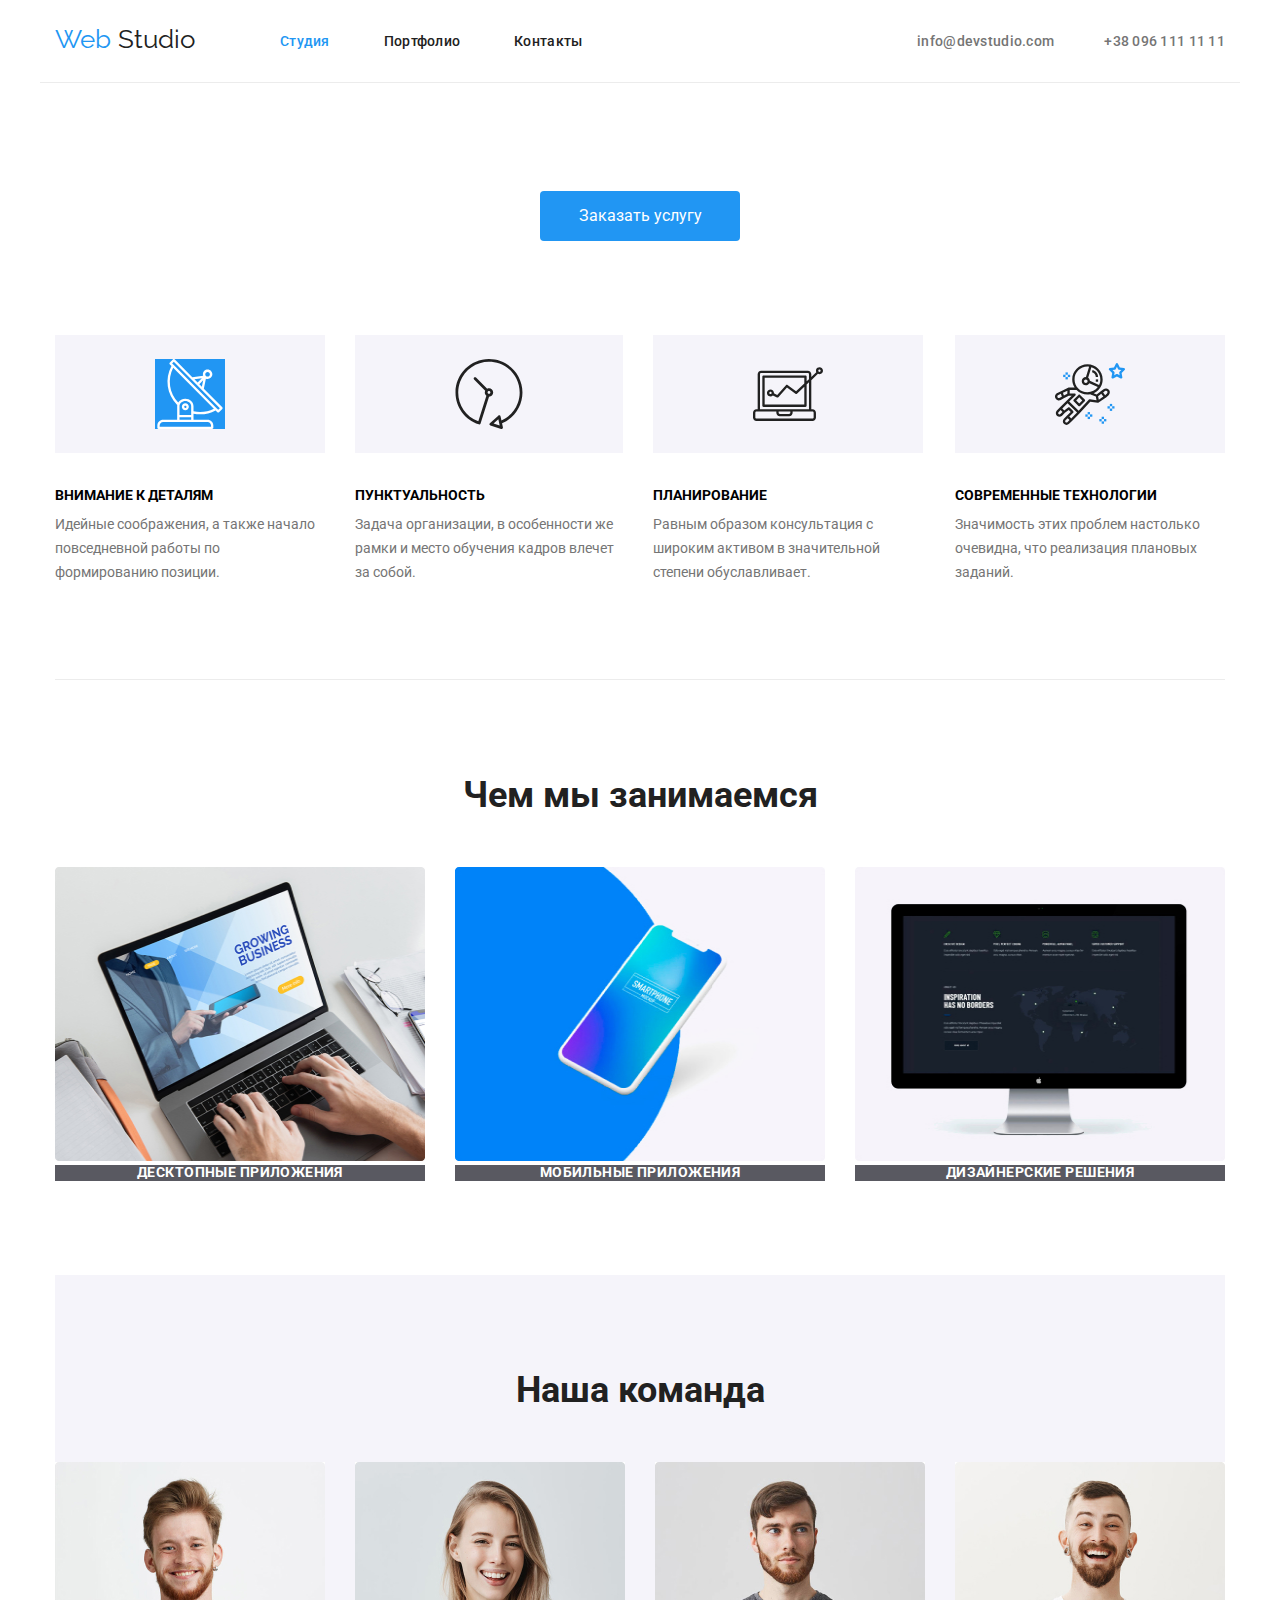
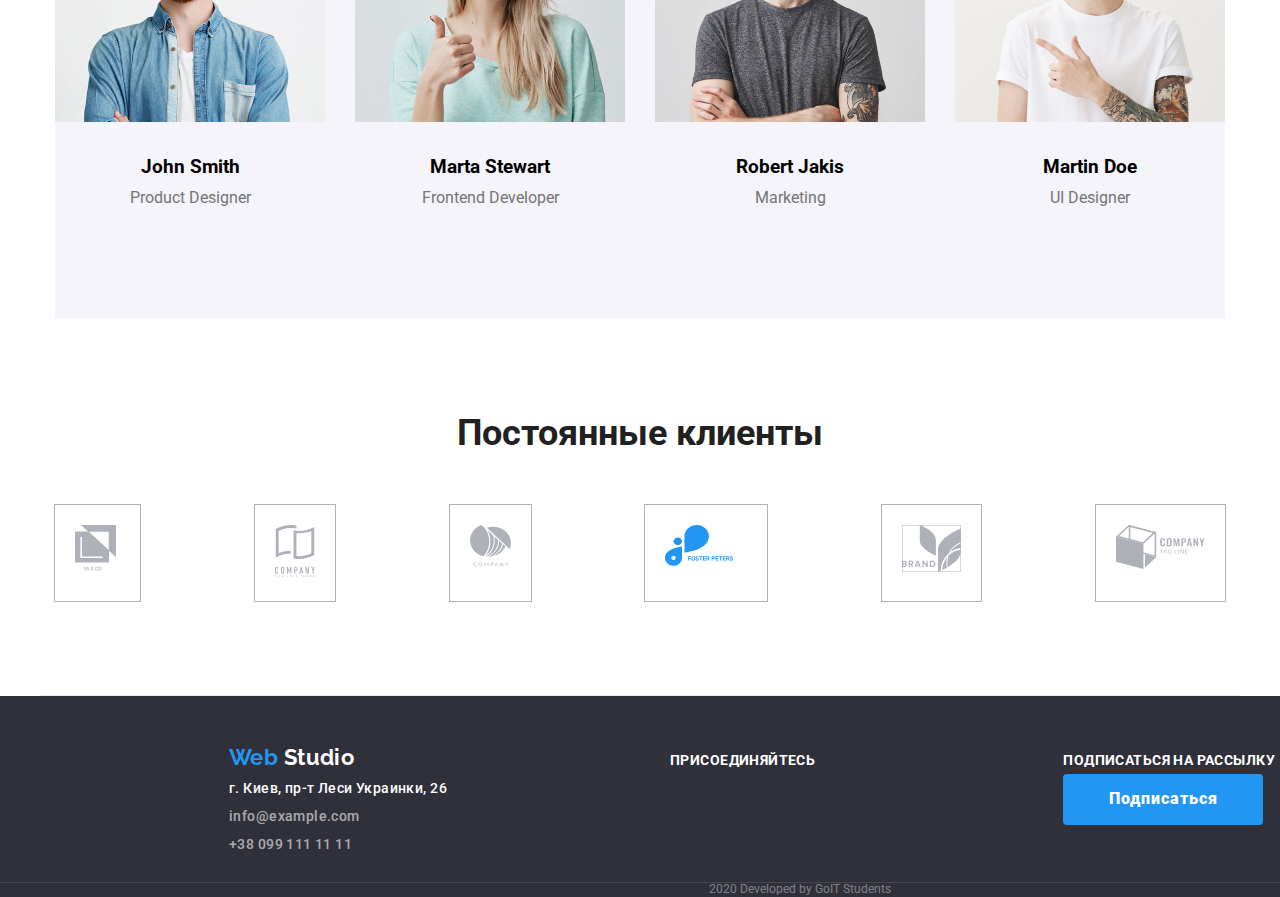
<file: index.html>
<!DOCTYPE html>
<html lang="ru">
<head>
    <meta charset="UTF-8">
    <meta name="viewport" content="width=device-width, initial-scale=1.0">
    <title>Document</title>
    <link href="https://fonts.googleapis.com/css2?family=Raleway:wght@700&family=Roboto:wght@500;700;900&display=swap" rel="stylesheet"/>
    <link
    rel="stylesheet"
    href="https://cdnjs.cloudflare.com/ajax/libs/modern-normalize/0.6.0/modern-normalize.min.css"
  />
    <link rel="stylesheet" href="./css/styles.css"/>
</head>
<body>
                                  <!-- Шапка сайта -->
    <header >
<div class="container">
    <nav>
            <a href="./index.html" class="upper-logo">
                <span class="colortext">Web</span> Studio
            </a>
          <ul class="pages">
            <li class="pages-list" ><a href="./index.html" class="current">Студия</a></li>
            <li class="pages-list"><a href="./portfolio.html" class="site-nav">Портфолио</a></li>
            <li class="pages-list"><a href="" class="site-nav">Контакты</a></li>
          </ul> 
    </nav>
   
    <address>
           
        <ul class="site-address">
            <li  ><a href="mailto:info@devstudio.com" class="address-list"  >info@devstudio.com</a></li>
            <li  ><a href="tel:+380961111111" class="address-list" >+38 096 111 11 11</a></li>
       </ul>
       
    </address>
</div>
    </header>
    
    <div class="container">
    <main>
        
                              <!-- Герой -->
    <section class="hero">
    <h1 class="hero-title">эффективные решения для вашего бизнеса</h1>
        <button type="button" class="order-button" >Заказать услугу</button>
</section>
<section class="section">
                             <!--преимущества-->
    <ul class="advantages">
        <li class="advantages-list">
            <a href="">
            <img src="./images/antenna.svg"  class="icon" alt="Внимание к деталям"/>
        </a>
            <h3 class="advantages-title">Внимание к деталям</h3>
            <p class="advantages-text">Идейные соображения, а также начало повседневной работы по формированию позиции.</p>
        </li>
        <li class="advantages-list">
            <img src="./images/clock.svg" class="icon" alt="Пунктуальность"/>
            <h3 class="advantages-title">Пунктуальность</h3>
            <p class="advantages-text">Задача организации, в особенности же рамки и место обучения кадров влечет за собой.</p>
        </li>
        <li class="advantages-list">
                <img src="./images/pc.svg" class="icon" alt="Планирование"/>
            <h3 class="advantages-title">Планирование</h3>
            <p class="advantages-text">Равным образом консультация с широким активом в значительной степени обуславливает.</p>
        </li>
        <li class="advantages-list">
                <img src="./images/astronaut.svg" class="icon" alt="Современные технологии"/>
            <h3 class="advantages-title">Современные технологии</h3>
            <p class="advantages-text">Значимость этих проблем настолько очевидна, что реализация плановых заданий.</p>
        </li>
    </ul>
</section>
<!--Продукты-->
<section class="section">
    <h2 class="section-title">Чем мы занимаемся</h2>
    <ul class="section-app">
        <li class="item">
            <a href="">
                <img src="./images/app1.jpg" alt="Десктопные приложения" width="370" height="294"/>
            </a>
            <h3 class="section-list">Десктопные приложения</h3>
        </li>
        <li class="item">
            <a href="">
                <img src="./images/app2.jpg" alt="Мобильные приложения" width="370" height="294"/>
            </a>
            <h3 class="section-list">Мобильные приложения</h3>
        </li> 
        <li class="item">
            <a href="">
                <img src="./images/app3.jpg" alt="Дизайнерские решения" width="370" height="294"/>
            </a>
            <h3 class="section-list">Дизайнерские решения</h3>
        </li>
    </ul>
</section>

<!--Комманда-->
<section class="section-team ">
    
    <h2 class="section-title">Наша команда</h2>

    <ul class="team-names ">
<li class="cards">
    
        <img src="./images/john_smith.jpg" alt="John Smith" width="270" height="260"/>
   
    <h3 class="names">John Smith</h3>
    <p class="occupation">Product Designer</p>
    <ul class="social">
        <li><a href=""  class="social-links" aria-label="Instagram"></a></li>
        <li><a href="" class="social-links" aria-label="Twitter"></a></li>
        <li><a href="" class="social-links" aria-label="Facebook"></a></li>
        <li><a href="" class="social-links" aria-label="Linkedin"></a></li>
    </ul>

</li>
<li class="cards">
    
        <img src="./images/marta_stewart.jpg" alt="Marta Stewart" width="270" height="260"/>
    
    <h3 class="names">Marta Stewart</h3>
    <p class="occupation">Frontend Developer</p>
    <ul class="social">
        <li><a href="" class="social-links" aria-label="Instagram"></a></li>
        <li><a href="" class="social-links" aria-label="Twitter"></a></li>
        <li><a href="" class="social-links" aria-label="Facebook"></a></li>
        <li><a href="" class="social-links" aria-label="Linkedin"></a></li>
    </ul>
</li>
<li class="cards">
    
        <img src="./images/robert_jakis.jpg" alt="Robert Jakis" width="270" height="260"/>
    
    <h3 class="names">Robert Jakis</h3>
    <p class="occupation">Marketing</p>
    <ul class="social">
        <li><a href="" class="social-links" aria-label="Instagram"></a></li>
        <li><a href="" class="social-links" aria-label="Twitter"></a></li>
        <li><a href="" class="social-links" aria-label="Facebook"></a></li>
        <li><a href="" class="social-links" aria-label="Linkedin"></a></li>
    </ul>
</li>
<li class="cards">
    
        <img src="./images/martin_doe.jpg" alt="Martin Doe" width="270" height="260"/>
    
    <h3 class="names">Martin Doe</h3>
    <p class="occupation">UI Designer</p>
    <ul class="social">
        <li><a href="" class="social-links" aria-label="Instagram"></a></li>
        <li><a href="" class="social-links" aria-label="Twitter"></a></li>
        <li><a href="" class="social-links" aria-label="Facebook"></a></li>
        <li><a href="" class="social-links" aria-label="Linkedin"></a></li>
    </ul>
 </li>
</ul> 
  
</section>

<!--Клиенты-->
<section class="clients">
    <h2 class="section-title">Постоянные клиенты</h2>
    <ul class="companies-list">
        <li class="section-companies">
            <a href="">
                <img src="./images/logo1.svg" alt="Ya&Co" />
            </a>   
        </li>
        <li class="section-companies">
            <a href="">
                <img src="./images/logo2.svg" alt="Company"/>
            </a>   
        </li>
        <li class="section-companies">
            <a href="">
                <img src="./images/logo3.svg" alt="Company"/>
            </a>     
        </li>
        <li class="section-companies">
            <a href="">
                <img src="./images/logo4.svg" alt="Foster Peters"/>
            </a>     
        </li>
        <li class="section-companies">
            <a href="">
                <img src="./images/logo5.svg" alt="Brand"/>
            </a>     
        </li>
        <li class="section-companies">
            <a href="">
                <img src="./images/logo6.svg" alt="Company"/>
            </a>     
        </li>
    </ul>
</section>
</div>
</main>


<!--Футер-->

<footer>
    <div class="footer-container">
<div class="footer-block">
    <a href="./index.html" class="logo">
        <span class="colortext">Web</span> Studio
    </a>
    <address >
        <ul class="address">
            <li> г. Киев, пр-т Леси Украинки, 26   <br> </li>
        
            <li> <a href="mailto:info@example.com" class="mail">info@example.com</a>  <br> </li>
            <li> <a href="tel:+380991111111" class="mail">+38 099 111 11 11</a> </li>
        </ul>
    </address> 
</div>
<div >
    <b class="join">присоединяйтесь</b>
    <ul class="social-links">
    <li><a href="" class="social-links" aria-label="Instagram"></a></li>
    <li><a href="" class="social-links" aria-label="Twitter"></a></li>
    <li><a href="" class="social-links" aria-label="Facebook"></a></li>
    <li><a href="" class="social-links" aria-label="Linkedin"></a></li>
</ul>
</div>
<div class="subscription">
    <b class="join">подписаться на рассылку</b><br>
    <button type="button" class="button-footer">Подписаться</button>
</div>
</div>   
<div >
<p class="copyright">2020  Developed by GoIT Students </p>
</div>  
 
</footer> 

</body>
</html>
</file>
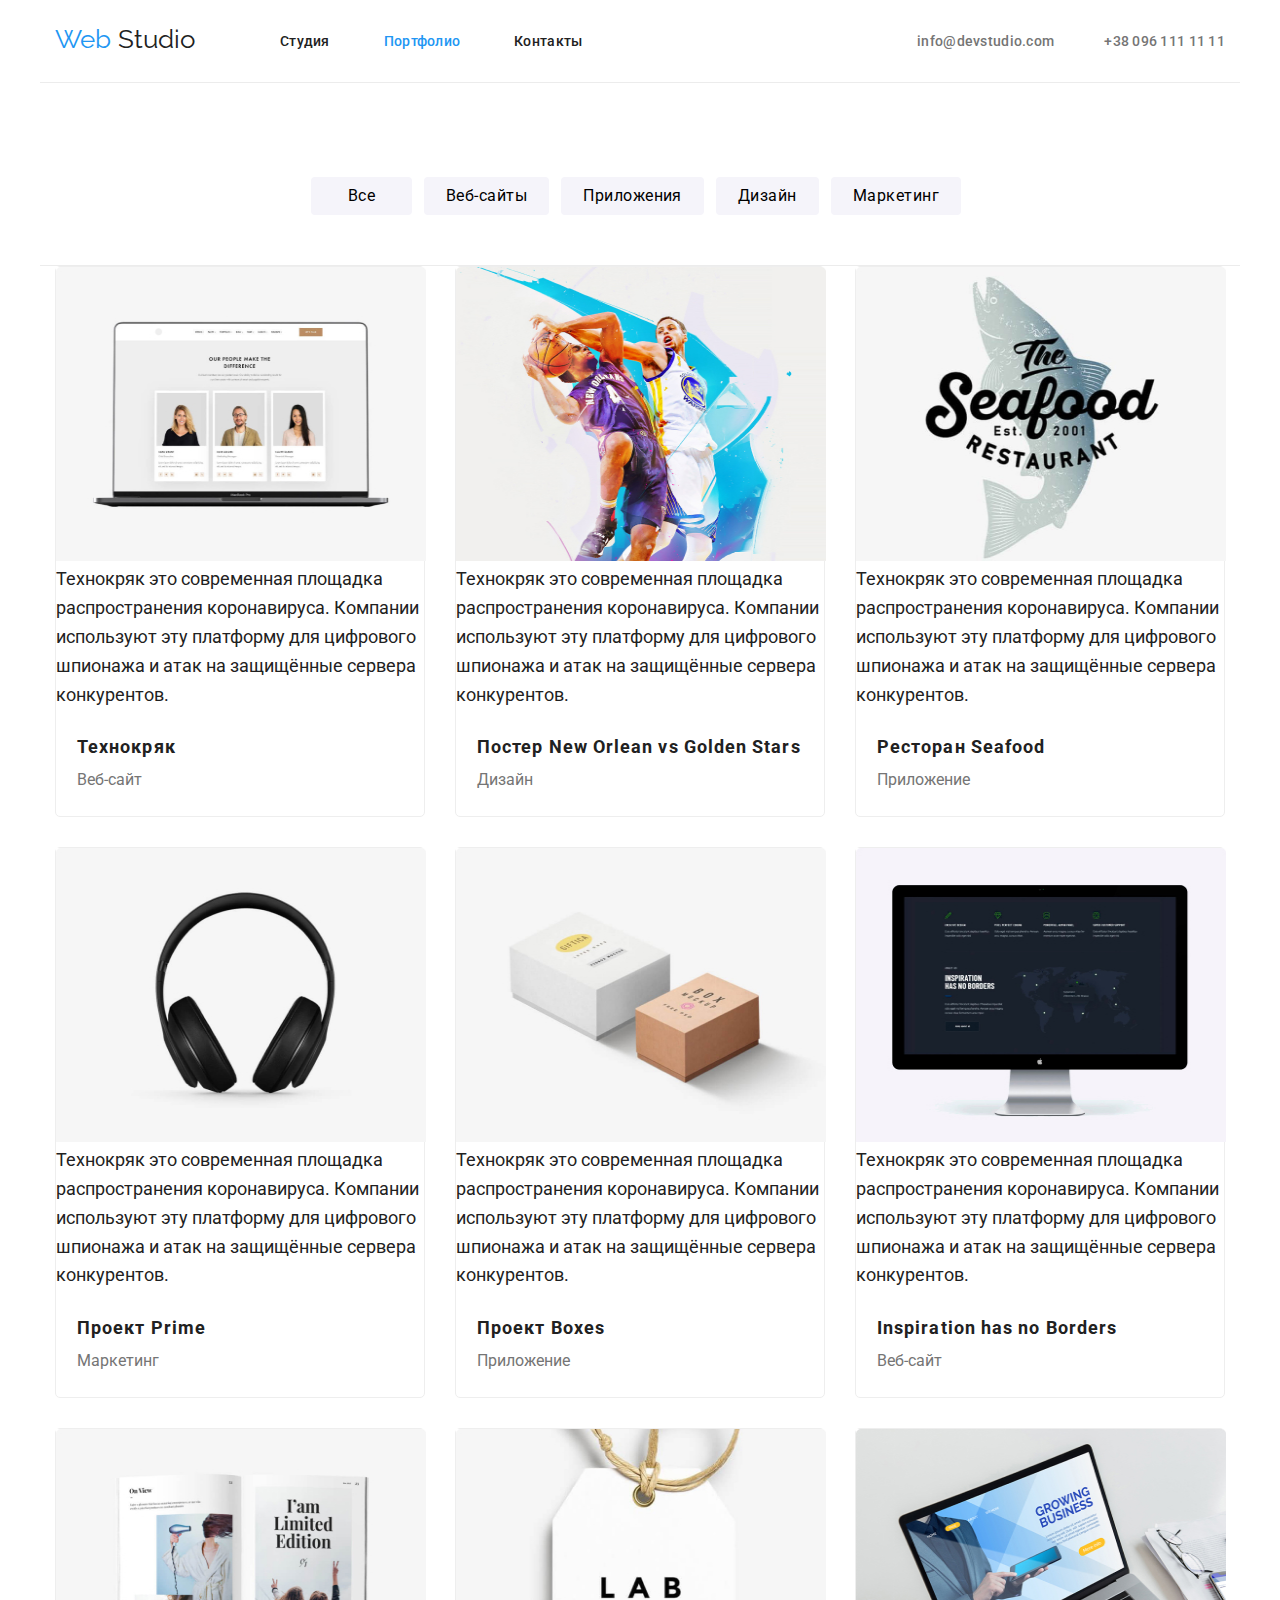
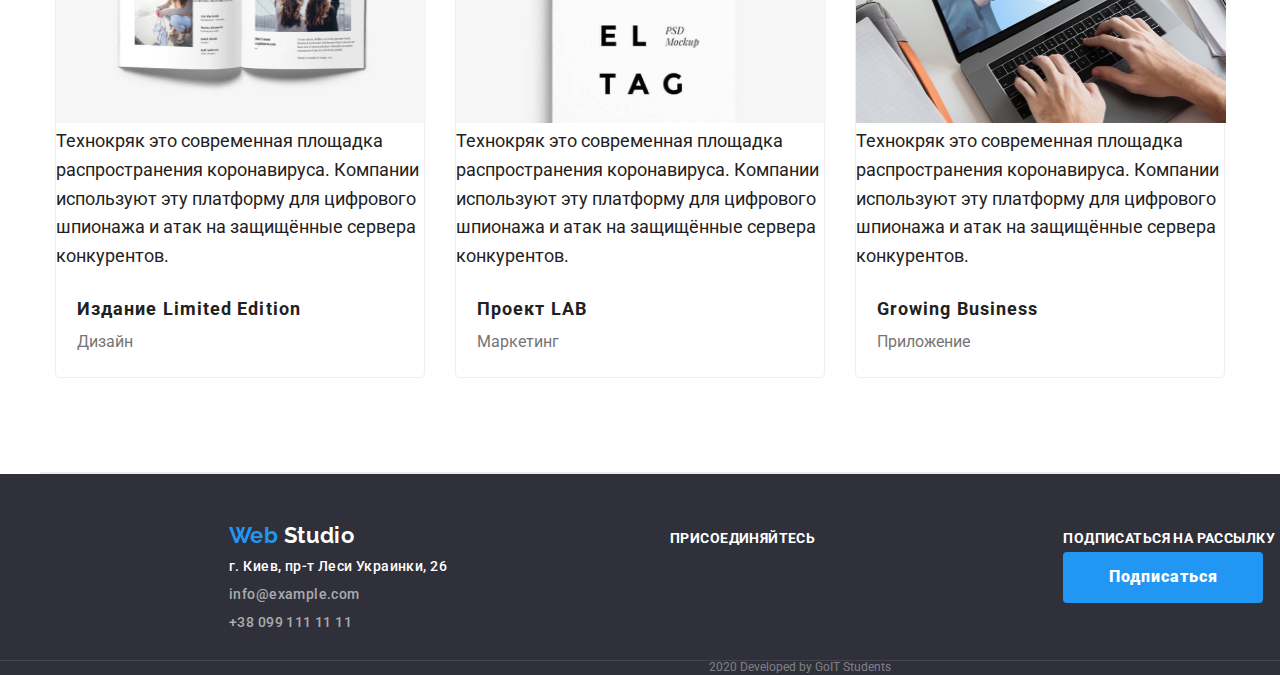
<file: portfolio.html>
<!DOCTYPE html>
<html lang="ru">
<head>
    <meta charset="UTF-8">
    <meta name="viewport" content="width=device-width, initial-scale=1.0">
    <title>Document</title>
    <link href="https://fonts.googleapis.com/css2?family=Raleway:wght@700&family=Roboto:wght@500;700;900&display=swap" rel="stylesheet">
    <link
    rel="stylesheet"
    href="https://cdnjs.cloudflare.com/ajax/libs/modern-normalize/0.6.0/modern-normalize.min.css"
  />
    <link rel="stylesheet" href="./css/styles.css">
</head>
<!-- Шапка сайта -->
<header>
    <div class="container">
        <nav>
                <a href="./index.html" class="upper-logo">
                    <span class="colortext">Web</span> Studio
                </a>
              <ul class="pages">
                <li class="pages-list" ><a href="./index.html" class="site-nav">Студия</a></li>
                <li class="pages-list"><a href="./portfolio.html" class="current">Портфолио</a></li>
                <li class="pages-list"><a href="" class="site-nav">Контакты</a></li>
              </ul> 
        </nav>
       
        <address>
               
            <ul class="site-address">
                <li class="site-address-list" ><a href="mailto:info@devstudio.com" class="address-list"  >info@devstudio.com</a></li>
                <li class="site-address-list" ><a href="tel:+380961111111" class="address-list" >+38 096 111 11 11</a></li>
           </ul>
           
        </address>
    </div>
        </header>
        
        

    <main>
        <div class="container">
            
   <ul class="buttons-list" >
       <li><button type="button" class="buttons">Все</button></li>
       <li><button type="button" class="buttons">Веб-сайты</button></li>
       <li><button type="button" class="buttons">Приложения</button></li>
       <li><button type="button" class="buttons">Дизайн</button></li>
       <li><button type="button" class="buttons">Маркетинг</button></li>
   </ul>
        </div>
   <div class="container">
   <section class="works">
       <!--h1-->
    <ul class="products container" >
        <li class="products-list">
               <a href="">
                   <img src="./images/technokryk.jpg" class="image" alt="Технокряк" width="370" height="294"/>
                   <p class="works-description">Технокряк это современная площадка распространения коронавируса. Компании используют эту платформу для цифрового шпионажа и атак на защищённые сервера конкурентов.</p>
                <div class="p">
                   <h2 class="works-projects" >Технокряк</h2>
                   <p class="works-list">Веб-сайт</p> 
                </div>
               </a>
        </li>
        <li class="products-list">
            <a href="">
                <img src="./images/poster.jpg" class="image" alt="Постер" width="370" height="294"/>
                <p class="works-description">Технокряк это современная площадка распространения коронавируса. Компании используют эту платформу для цифрового шпионажа и атак на защищённые сервера конкурентов.</p>
                <div class="p">    
                <h2 class="works-projects">Постер New Orlean vs Golden Stars</h2> 
                   <p class="works-list">Дизайн</p>
                   </div>
            </a>
        </li>
        <li class="products-list">
            <a href="">
                <img src="./images/restoran.jpg" class="image" alt="Ресторан" width="370" height="294"/>
                <p class="works-description">Технокряк это современная площадка распространения коронавируса. Компании используют эту платформу для цифрового шпионажа и атак на защищённые сервера конкурентов.</p>
                <div class="p">   
                <h2 class="works-projects">Ресторан Seafood</h2> 
                   <p class="works-list">Приложение</p>
                </div>
            </a>
        </li>
        <li class="products-list">
            <a href="">
                <img src="./images/prime.jpg" class="image" alt="Прайм" width="370" height="294"/>
                <p class="works-description">Технокряк это современная площадка распространения коронавируса. Компании используют эту платформу для цифрового шпионажа и атак на защищённые сервера конкурентов.</p>
                <div class="p">    
                <h2 class="works-projects">Проект Prime</h2> 
                   <p class="works-list">Маркетинг</p>
                   </div>
            </a>
        </li>
        <li class="products-list">
            <a href="">
                <img src="./images/boxes.jpg" class="image" alt="Коробки" width="370" height="294"/>
                <p class="works-description">Технокряк это современная площадка распространения коронавируса. Компании используют эту платформу для цифрового шпионажа и атак на защищённые сервера конкурентов.</p>
                <div class="p">    
                <h2 class="works-projects">Проект Boxes</h2> 
                   <p class="works-list">Приложение</p>
                   </div>
            </a>
        </li>
        <li class="products-list">
            <a href="">
                <img src="./images/inspiration.jpg" class="image" alt="Вдохновение безгранично" width="370" height="294"/>
                <p class="works-description">Технокряк это современная площадка распространения коронавируса. Компании используют эту платформу для цифрового шпионажа и атак на защищённые сервера конкурентов.</p>
                <div class="p">    
                <h2 class="works-projects">Inspiration has no Borders</h2> 
                   <p class="works-list">Веб-сайт</p>
                </div>
            </a>
        </li>
        <li class="products-list">
            <a href="">
                <img src="./images/izdanie.jpg" class="image" alt="Издание" width="370" height="294"/>
                <p class="works-description">Технокряк это современная площадка распространения коронавируса. Компании используют эту платформу для цифрового шпионажа и атак на защищённые сервера конкурентов.</p>
                <div class="p">    
                <h2 class="works-projects">Издание Limited Edition</h2> 
                   <p class="works-list">Дизайн</p>
                   </div>
            </a>
        </li>
        <li class="products-list">
            <a href="">
                <img src="./images/lab.jpg" class="image" alt="Лаборатория" width="370" height="294"/>
                <p class="works-description">Технокряк это современная площадка распространения коронавируса. Компании используют эту платформу для цифрового шпионажа и атак на защищённые сервера конкурентов.</p>
                <div class="p">    
                <h2 class="works-projects">Проект LAB</h2> 
                   <p class="works-list">Маркетинг</p>
                   </div>
            </a>
        </li>
        <li class="products-list">
            <a href="">
                <img src="./images/business.jpg" class="image" alt="Растущий бизнес" width="370" height="294"/>
                <p class="works-description">Технокряк это современная площадка распространения коронавируса. Компании используют эту платформу для цифрового шпионажа и атак на защищённые сервера конкурентов.</p>
                <div class="p">    
                <h2 class="works-projects">Growing Business</h2> 
                   <p class="works-list">Приложение</p>
                   </div>
            </a>
        </li>
       </ul>
   </section>
</div>
</main>

<!--Футер-->


<footer>
    <div class="footer-container">
<div class="footer-block">
    <a href="./index.html" class="logo">
        <span class="colortext">Web</span> Studio
    </a>
    <address >
        <ul class="address">
            <li> г. Киев, пр-т Леси Украинки, 26   <br> </li>
        
            <li> <a href="mailto:info@example.com" class="mail">info@example.com</a>  <br> </li>
            <li> <a href="tel:+380991111111" class="mail">+38 099 111 11 11</a> </li>
        </ul>
    </address> 
</div>
<div >
    <b class="join">присоединяйтесь</b>
    <ul class="social-links">
    <li><a href="" class="social-links" aria-label="Instagram"></a></li>
    <li><a href="" class="social-links" aria-label="Twitter"></a></li>
    <li><a href="" class="social-links" aria-label="Facebook"></a></li>
    <li><a href="" class="social-links" aria-label="Linkedin"></a></li>
</ul>
</div>
<div class="subscription">
    <b class="join">подписаться на рассылку</b><br>
    <button type="button" class="button-footer">Подписаться</button>
</div>
</div>   
<div >
<p class="copyright">2020  Developed by GoIT Students </p>
</div>  
 
</footer> 

</body>
</html>
</file>
<file: css/styles.css>
:root{
    --primary-text-color: #212121;
    --secondary-text-color:#ffffff;
    --accent-color:#757575;
    --link-color:#2196f3;
    --buttons-background:#f5f4fa; 
    --social-link-color:#AFB1B8; 
    --footer-background:#2F303A;  
    --border-color:#ECECEC;
}


body {
    background-color:var(--secondary-text-color); 
    font-family: Roboto, sans-serif;
   
    
    
}
a{
    text-decoration: none;
}


ul{
    list-style-type: none;
    
    
}


.buttons{
    background-color: var(--buttons-background);
    letter-spacing: 0.03em;
    line-height: 1.6;
    text-align: center;
    justify-content: center;

 
    margin: 0 8px 0 0;
    padding: 6px 22px;
    border-radius: 4px;
    border: transparent;
    min-width: 101px;
}
.buttons :first-child{
    margin-left: 0;
}

.buttons-list{
    
    margin: 0;
    padding: 94px 0 50px 0; 
   
}
.buttons-list li{
    
    display: inline-block;
    margin: 0;
    padding: 0;

}
.buttons:hover,
.buttons:focus{
    background-color: var(--link-color);
    color: var(--secondary-text-color);
    font-family: inherit;
    font-weight: 500;
    font-size: 16px;
    line-height: 1.6;
    text-align: center;
}
<!-- Шапка сайта -->

header{
    width:1200px;
}
.upper-logo{
    font-family: Raleway, sans-serif;
    font-size: 26px;
    line-height: 1.2;
    color: var(--primary-text-color)  ;
    
    padding-top: 24px;
    padding-bottom: 25px;
}
.upper-logo:hover,
.upper-logo:focus{
    color: var(--link-color);
}
.container nav{
    display:flex;
    
}
 .container{
    display: flex;
    width: 1200px;
    padding-right: 15px;
    padding-left: 15px;
    margin: 0 auto;
    align-items: center;
    justify-content: center;
    border-bottom: 1px solid var(--border-color); 
}


.pages{
    
    margin: 0 ;
    padding: 0; 

}

.pages-list{
    
    display: inline-block;
    margin: 0  50px 0  0;
    padding: 32px 0 32px 0;
 }

 .pages-list:first-child {
     margin-left: 85px;
 }
 
 .pages-list:last-child{
     margin-right: 0;
 }

.current{
    color: var(--link-color);
    letter-spacing: 0.02em;
    font-weight: 500;
    font-size: 14px;
    line-height: 1.1;
    
}

    

.site-nav{
    color:var(--primary-text-color) ;
    letter-spacing: 0.02em;
    font-weight: 500;
    font-size: 14px;
    line-height: 1.1;

}
.site-nav:hover,
.site-nav:focus{
    color:var(--link-color);
}

 


.site-address {
    
    
    display: flex;  
    margin: 0;
    padding: 0;
} 
.address-list{
    
    padding: 0;
}

.site-address :not(:last-child) {
    padding-right: 50px;
}

.address-list{
    color: var(--accent-color);
    letter-spacing: 0.02em;
    font-style: normal;
    font-weight: 500;
    font-size: 14px;
    line-height: 1.1px;

}    
 
address{
    
     font-style: normal;
     margin-left: auto;
 }
 




 .address-list:hover,
 .address-list:focus{
    color:var(--link-color);
}


<!-- Герой -->

.hero .order-button:hover,
.hero .order-button:focus{   
   background-color: var(--primary-text-color); 
   color:var(--secondary-text-color);
}


.order-button{
    background-color: var(--link-color);
    color: var(--secondary-text-color);
    font-family: inherit;
    font-size: 16px;
    line-height: 1.9;
   
    margin: 0  ;
    padding: 10px 32px;
    border-radius: 4px;
    border: transparent;
    min-width: 200px;


}
.hero{
    letter-spacing: 0.06em;

    text-align: center;
    margin: 0;
    padding:0 0 94px 0;
   
    
}
.hero-title {
    color: var(--secondary-text-color);
    font-weight: 900;
    font-size: 44px;
    line-height: 1.4;
    text-align: center;
    text-transform: uppercase;
    
    margin: 0;
    padding-bottom: 46px;

    
}
<!--преимущества-->

.icon:hover,
.icon:focus{
    color:var(--link-color);   
}

.icon{
    background-color: var(--buttons-background);

    padding: 24px 100px;
    
}
.advantages{
    display:flex;
    padding:0 0 94px 0;
    margin: 0;

    border-bottom: 1px solid var(--border-color);


}


.advantages-list:not(:last-child){
    margin-right: 30px;
}
.advantages-title {
    font-size: 14px;
    line-height: 1.1;
    text-transform: uppercase;

    margin: 0;
    padding: 30px 0 0 0;
}
.advantages-text{
    color: var(--accent-color);
    font-size: 14px;
    line-height: 1.7;

    margin: 0;
    padding: 10px 0 0 0;
}

.image:hover,
.image:focus{
    color:var(--link-color);
}

<!--Продукты-->

.section{
    letter-spacing: 0.03em;

    
    padding-bottom: 94px;
    margin: 0;
}
.section-app{
    display:flex;
    padding: 0 0 94px 0;
    margin: 0;

}


.section-app > .item + .item{
    padding: 0;
    margin: 0 0 0 30px;
}
.item :first-child{
    padding-left: 0;
}
.section .section-list {
    color: var(--secondary-text-color);
    background: rgba(47, 48, 58, 0.8);
    text-transform: uppercase;
    font-size: 14px;
    line-height: 1.1;
    letter-spacing: 0.03em;

    margin: 0;
    text-align: center;


}
.section-list:hover,
.section:focus{
    color: var(--link-color);
}

.section-title {
        color: var(--primary-text-color);
        font-size: 36px;
        line-height: 1.2;
        text-align: center;


        padding: 94px 0 50px 0;
        margin: 0;
        
    
    }
    <!--Комманда-->


    ul .team-names{
        padding: 0;
        margin: 0;
    }
.team-names{
    
    line-height: 1.2;

  display: flex;
  width:270px;
   margin: 0;
   padding: 0;

}



.cards {
   width: 370px;
   margin: 0 30px 0 0;
   padding: 0;
}


 .cards:last-child{
     margin: 0;
 }

  
.names{
    
    margin: 0;
    padding: 30px 0 10px 0;
    text-align: center;
    
    
}
.occupation{
    color: var(--accent-color);
    padding: 0 0 16px 0 ;
    text-align: center;

    margin: 0;
    
}
.social {
    display: flex;
    margin: 0;
    padding: 0;
}
.social:not(:last-child){
    margin-right: 30px;
}

.section-team{
    background-color: var(--buttons-background);

    margin: 0;
    padding: 0 0 94px 0;

    
}
.social-links{
    color:var(--social-link-color);

    margin: 0;
    padding: 0 ;

}

.social-links:hover,
.social-links:focus{
    color: var(--link-color);
}


.works .products{
   
    
    flex-wrap: wrap;
    padding: 0 0 94px 0;
    
}
.products-list{
    
    flex-wrap: wrap;
    width:370px;
    margin-right: 30px;
    margin-bottom: 30px;
    border: 1px solid #EEEEEE;
    border-radius: 5px;
}

 .products :nth-child(3n){
    margin-right: 0;
}

.products-list:nth-last-child(-n + 3){
margin-bottom: 0;
}

.p{
    padding: 20px 21px;
   
}


.works-description{
    color: var(--primary-text-color);
    line-height: 1.6; 
    font-size: 18px; 
    
    margin: 0;
}
.works-description:focus{
    color: var(--link-color);
}
 .works-projects{
    color: var(--primary-text-color);
    letter-spacing: 0.06em;
    font-size: 18px;
    line-height: 2;

    margin: 0;
}
.works-projects:hover,
.works-projects:focus{
    color:var(--link-color);
}
.works-list{
    color: var(--accent-color);
    line-height: 1.9;

    margin: 0;
    
}
.works-list:hover,
.works-list:focus{
    color:var(--link-color);
}

<!--Клиенты-->


.clients .companies-list{
    margin: 0;
    padding: 0 0 94px 0 ;

}
.companies-list{
  
    margin: 0;
    padding: 0 0 94px 0 ;  

    display: flex;
    justify-content: space-between;
}
.section-companies:focus{
    border: var(--link-color)
}
.section-companies:hover{
    color:var(--link-color)    
}
.section-companies{
    color: var(--accent-color);

    display: inline-block;
    margin: 0 0 0 30px;
    padding: 20px 20px ;
    outline:  1px solid var(--social-link-color);
    
}
.companies-list :first-child{
    margin: 0;
}


<!--Футер-->
footer{
    line-height: 2; 
    width: 1200px;
    padding-right: 15px;
    padding-left: 15px;
    margin: 0 auto; 

    background-color:var(--footer-background);  
    color: var(--secondary-text-color);
    font-weight: 700;
    letter-spacing: 0.03em;
    font-size: 14px;
    line-height: 1.1;

    display: flex;
    padding-bottom: 28px;
   
}
.footer-container{
    color: var(--secondary-text-color);
    background-color:var(--footer-background);
    font-weight: 500;
    letter-spacing: 0.03em;
    font-size: 14px;
    line-height: 2;

    display: flex;
    padding:48px 15px 24px 15px;
    margin-left:  auto;
    margin-right: auto;
    align-items: baseline;
    justify-content: space-between;
    width:1600px;
}

.footer-block{

    padding-right: 69px;
    margin-left: 214px;
}

.logo{
    font-family: Raleway, sans-serif;
    font-weight: 700;
    font-size: 22px;
    line-height: 1.2;
    color: var(--secondary-text-color)  ;

    
    margin: 0 ;
}
.logo:hover,
.logo:focus{
    color: var(--link-color);
}


.subscription{
    margin-right:216px;
}
.button-footer{
    background-color: var(--link-color);
    color: var(--secondary-text-color);
    font-family: inherit;
    font-weight: 900;  
    font-size: 16px;
    line-height: 1.9;
    letter-spacing: 0.06em;
    
    margin: 0 ;
    padding: 10px 45px 10px 46px;
    border-radius: 4px;
    border: transparent;
}
.button-footer:hover,
.button-footer:focus{
    background-color: var(--primary-text-color);
    color: var(--secondary-text-color);
    font-family: inherit; 
    font-weight: 900;
}

.colortext{
    color:var(--link-color)
}

    

.address:hover,
.address:focus{
    color: var(--link-color);
}

.address{

    margin: 0;
    padding: 0;
}
.join{
    text-transform: uppercase;

    padding-right: 94px;
}
.join:hover,
.join:focus{
    color: var(--link-color);
}


.mail{
    color: rgba(255,255,255, 0.6);
    font-style: normal;
}
.mail:hover,
.mail:focus{
    color: var(--link-color);
}
.copyright{
    color: rgba(255,255,255, 0.4);
    font-size: 12px;
    text-align: center;
    background-color:var(--footer-background);

    width: 1600px;
    margin: 0 auto ;
    border-top: 1px solid rgba(255, 255, 255, 0.1);
}
</file>
